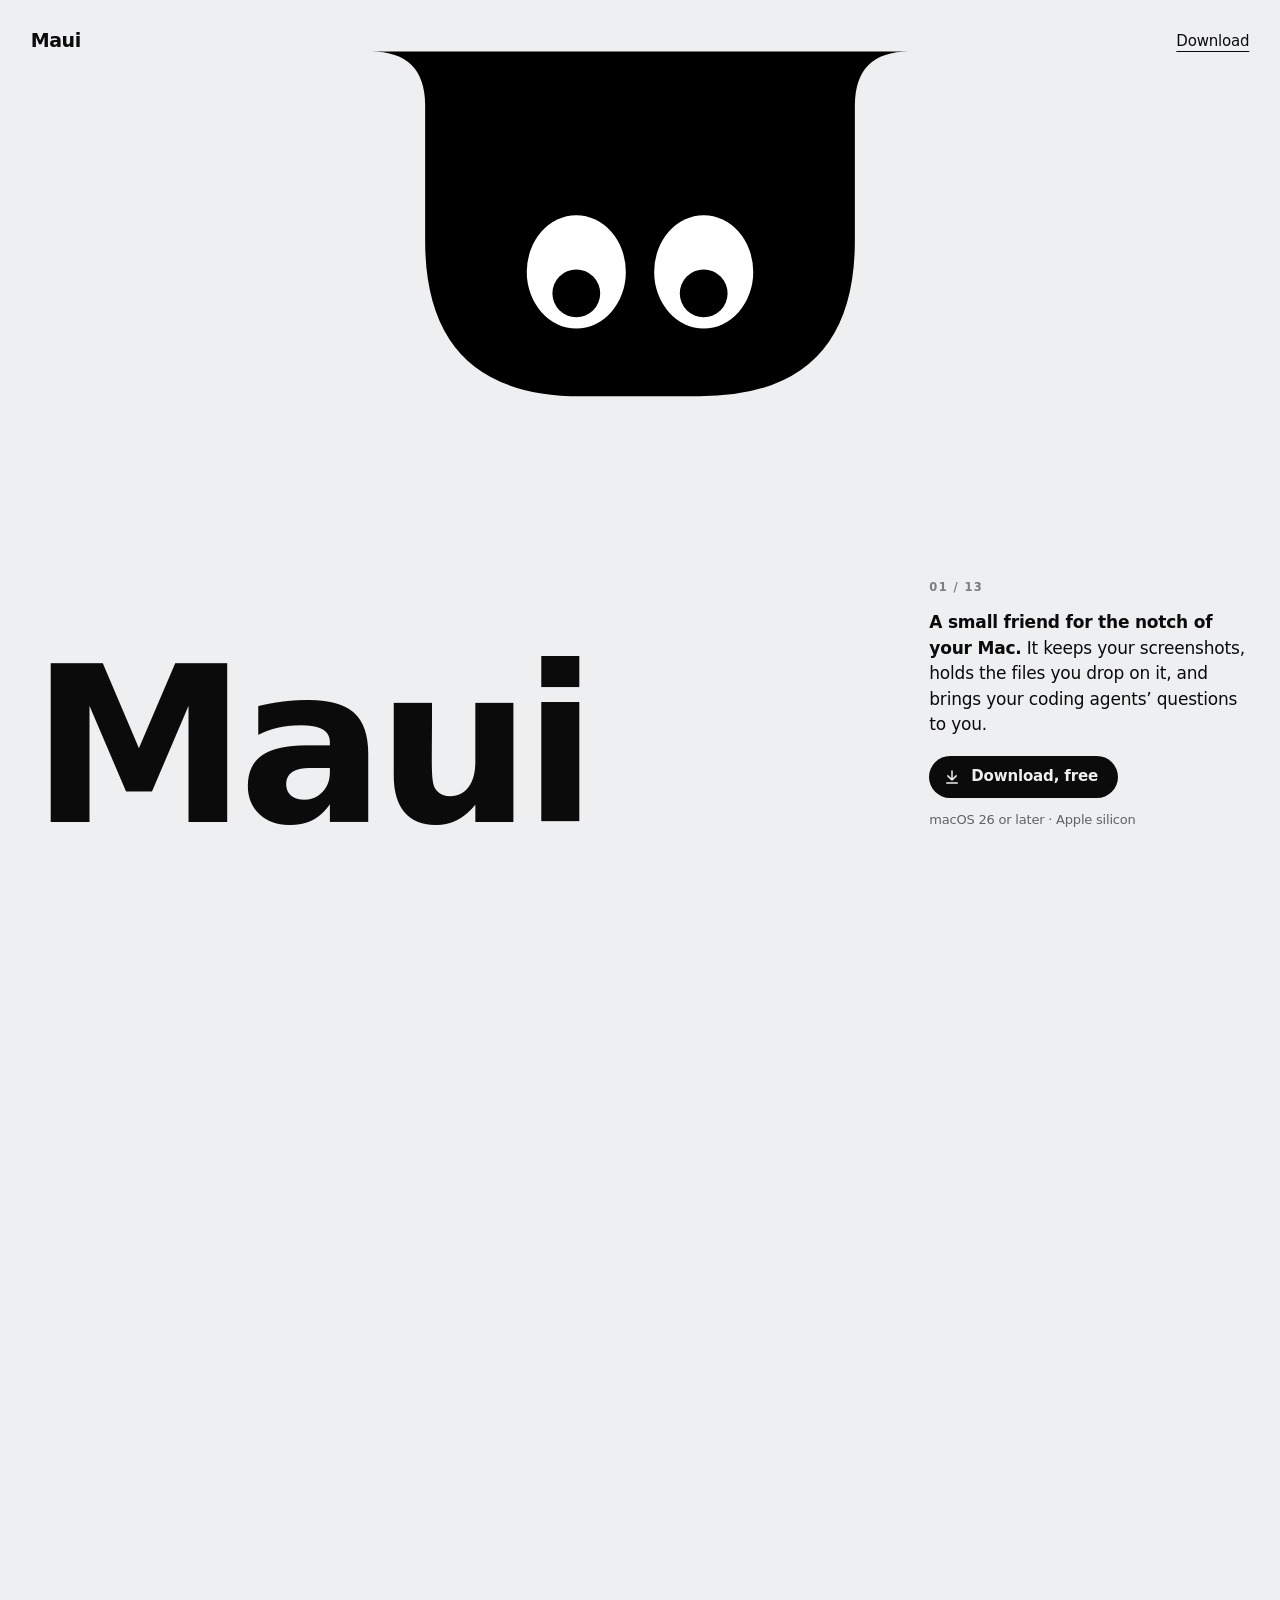
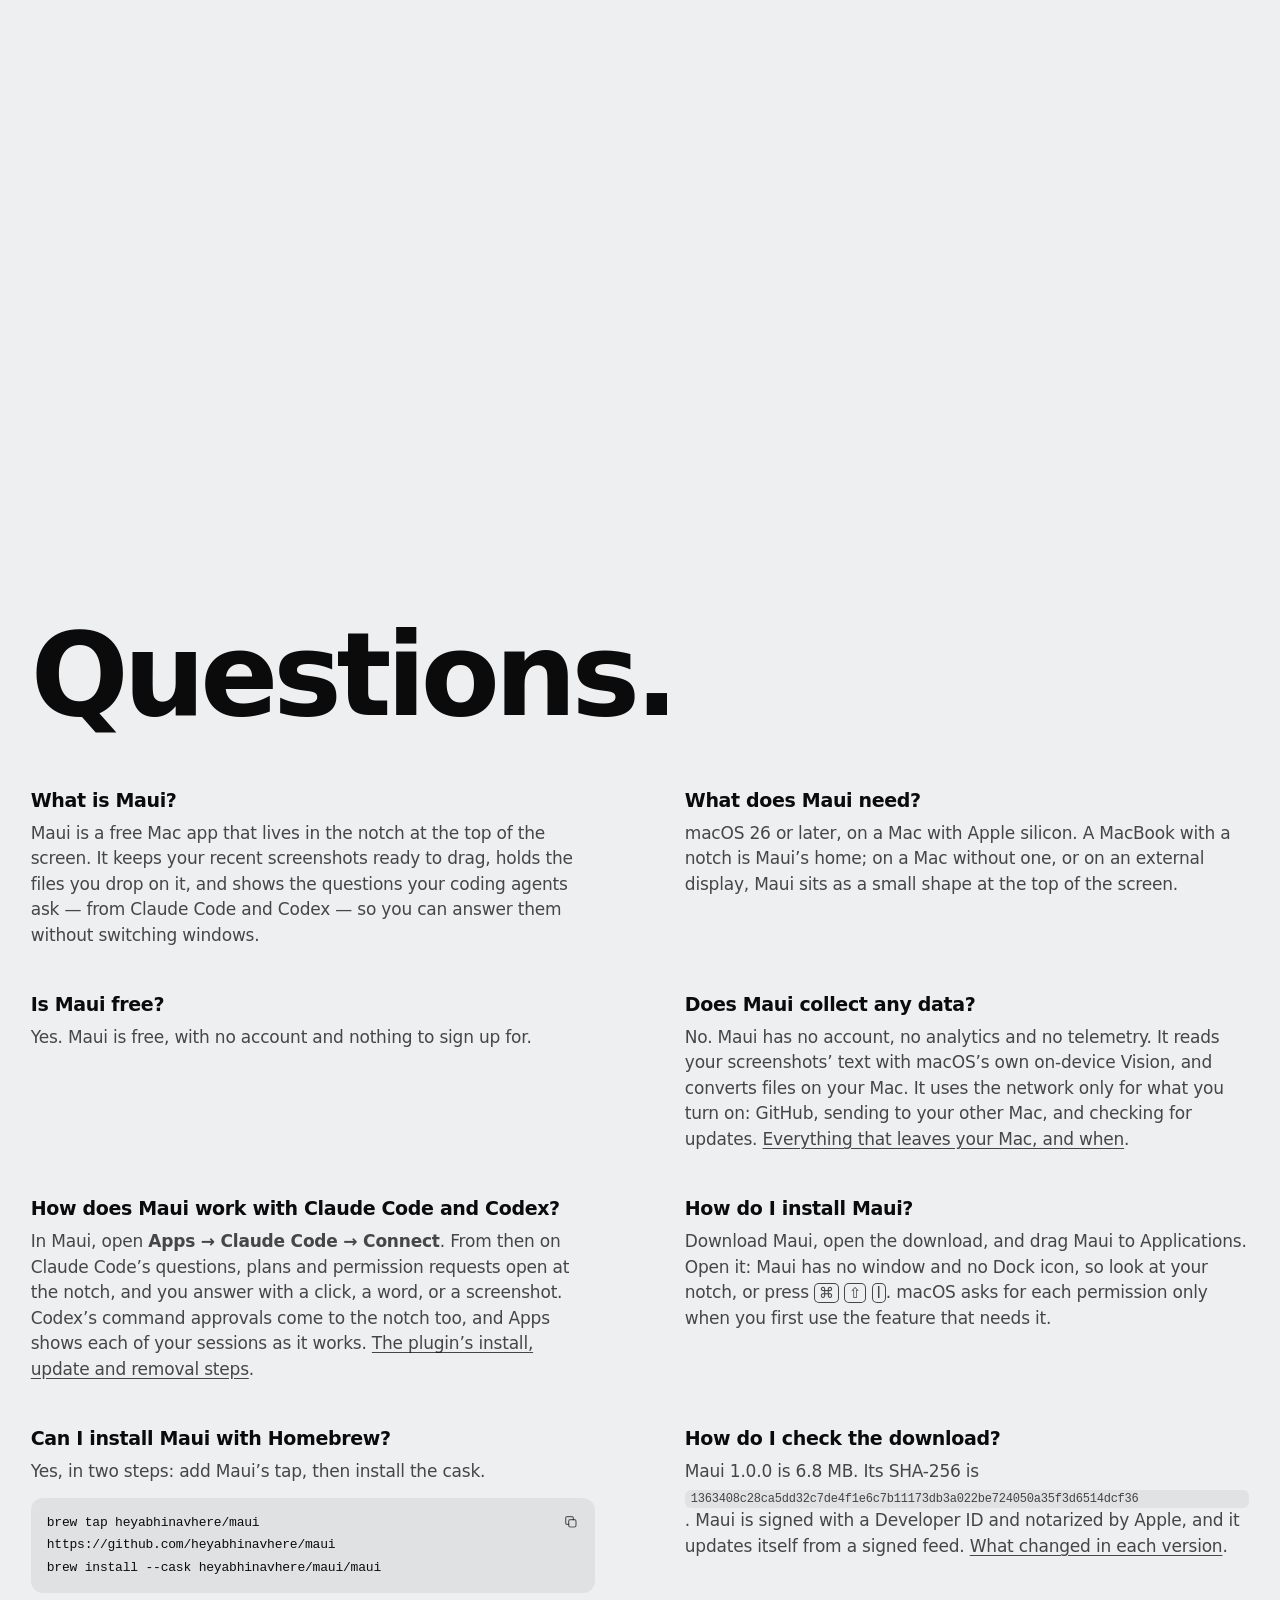
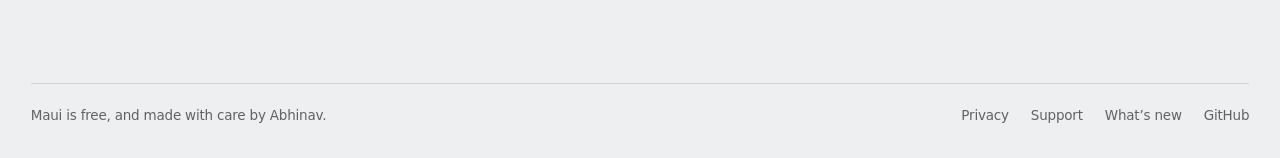
<file: docs/index.html>
<!doctype html>
<html lang="en">
<head>
<meta charset="utf-8">
<meta name="viewport" content="width=device-width, initial-scale=1">
<title>Maui — screenshots, files and coding agents in your Mac’s notch</title>
<meta name="description" content="Maui is a free app for your Mac’s notch. It keeps your screenshots, holds the files you drop on it, and lets you answer Claude Code and Codex right at the notch.">
<link rel="canonical" href="https://heyabhinavhere.github.io/maui/">
<meta name="theme-color" content="#eeeff1">
<meta name="color-scheme" content="light">
<meta property="og:type" content="website">
<meta property="og:site_name" content="Maui">
<meta property="og:url" content="https://heyabhinavhere.github.io/maui/">
<meta property="og:title" content="Maui — a small friend for the notch of your Mac">
<meta property="og:description" content="Free. It keeps your screenshots, holds the files you drop on it, and brings your coding agents’ questions to you.">
<meta property="og:image" content="https://heyabhinavhere.github.io/maui/og.png">
<meta property="og:image:width" content="1200">
<meta property="og:image:height" content="630">
<meta property="og:image:alt" content="The Maui app icon: a black notch with two eyes on a silver tile, above the word Maui.">
<meta name="twitter:card" content="summary_large_image">
<link rel="icon" type="image/png" sizes="32x32" href="favicon-32.png">
<link rel="icon" type="image/png" sizes="64x64" href="favicon-64.png">
<link rel="apple-touch-icon" href="apple-touch-icon.png">
<link rel="stylesheet" href="style.css">
<link rel="stylesheet" href="assets/home.css">
<!-- The posters need modules; a browser without them, or a page whose script fails to load, keeps the plain page. -->
<script>if ('noModule' in HTMLScriptElement.prototype) document.documentElement.classList.add('js');</script>
<script type="module" src="assets/home.js" onerror="document.documentElement.classList.remove('js')"></script>
<script type="application/ld+json">
{
  "@context": "https://schema.org",
  "@graph": [
    {
      "@type": "WebSite",
      "@id": "https://heyabhinavhere.github.io/maui/#website",
      "name": "Maui",
      "url": "https://heyabhinavhere.github.io/maui/"
    },
    {
      "@type": "SoftwareApplication",
      "@id": "https://heyabhinavhere.github.io/maui/#app",
      "name": "Maui",
      "description": "Maui is a free app for the notch of a Mac. It keeps your screenshots, holds the files you drop on it, converts them or sends them to your other Mac, and lets you answer Claude Code and Codex at the notch.",
      "url": "https://heyabhinavhere.github.io/maui/",
      "applicationCategory": "UtilitiesApplication",
      "operatingSystem": "macOS 26 or later",
      "processorRequirements": "Apple silicon",
      "softwareVersion": "1.0.0",
      "fileSize": "6.8 MB",
      "downloadUrl": "https://github.com/heyabhinavhere/maui/releases/download/v1.0.0/Maui-1.0.0.dmg",
      "releaseNotes": "https://heyabhinavhere.github.io/maui/changelog.html",
      "image": "https://heyabhinavhere.github.io/maui/icon-512.png",
      "screenshot": [
        "https://heyabhinavhere.github.io/maui/media/stills/home.jpg",
        "https://heyabhinavhere.github.io/maui/media/stills/files.jpg",
        "https://heyabhinavhere.github.io/maui/media/stills/agent.jpg",
        "https://heyabhinavhere.github.io/maui/media/stills/focus.jpg"
      ],
      "offers": { "@type": "Offer", "price": "0", "priceCurrency": "USD" },
      "author": { "@type": "Person", "name": "Abhinav" }
    },
    {
      "@type": "FAQPage",
      "@id": "https://heyabhinavhere.github.io/maui/#questions",
      "mainEntity": [
        { "@type": "Question", "name": "What is Maui?", "acceptedAnswer": { "@type": "Answer", "text": "Maui is a free Mac app that lives in the notch at the top of the screen. It keeps your recent screenshots ready to drag, holds the files you drop on it, and shows the questions your coding agents ask — from Claude Code and Codex — so you can answer them without switching windows." } },
        { "@type": "Question", "name": "What does Maui need?", "acceptedAnswer": { "@type": "Answer", "text": "macOS 26 or later, on a Mac with Apple silicon. A MacBook with a notch is Maui's home; on a Mac without one, or on an external display, Maui sits as a small shape at the top of the screen." } },
        { "@type": "Question", "name": "Is Maui free?", "acceptedAnswer": { "@type": "Answer", "text": "Yes. Maui is free, with no account and nothing to sign up for." } },
        { "@type": "Question", "name": "Does Maui collect any data?", "acceptedAnswer": { "@type": "Answer", "text": "No. Maui has no account, no analytics and no telemetry. It reads your screenshots' text with macOS's own on-device Vision, and converts files on your Mac. It uses the network only for what you turn on: GitHub, sending to your other Mac, and checking for updates." } },
        { "@type": "Question", "name": "How does Maui work with Claude Code and Codex?", "acceptedAnswer": { "@type": "Answer", "text": "In Maui, open Apps, then Claude Code, then Connect. From then on Claude Code's questions, plans and permission requests open at the notch, and you answer with a click, a word, or a screenshot. Codex's command approvals come to the notch too, and Apps shows each of your sessions as it works." } },
        { "@type": "Question", "name": "How do I install Maui?", "acceptedAnswer": { "@type": "Answer", "text": "Download Maui, open the download, and drag Maui to Applications. Open it: Maui has no window and no Dock icon, so look at your notch, or press Command-Shift-I. macOS asks for each permission only when you first use the feature that needs it." } }
        ,{ "@type": "Question", "name": "Can I install Maui with Homebrew?", "acceptedAnswer": { "@type": "Answer", "text": "Yes. Run brew tap heyabhinavhere/maui https://github.com/heyabhinavhere/maui, then brew install --cask heyabhinavhere/maui/maui." } }
      ]
    }
  ]
}
</script>
</head>
<body>
<a class="skip" href="#get">Skip to download</a>

<div class="show">
<header class="bar">
  <a class="mark" href="./">Maui</a>
  <a class="top-dl" href="#get">Download</a>
  <nav class="links" aria-label="Site"><a href="privacy.html">Privacy</a><a href="support.html">Support</a><a href="changelog.html">What’s new</a><a href="https://github.com/heyabhinavhere/maui">GitHub</a></nav>
</header>

<!-- THE STORY: one poster per thing Maui does. Each section is complete on its own: its word, its caption, the steps
     its recording shows, and a still of the real app. assets/home.js turns them into the posters — one black shape
     hanging from the top of the page that becomes each one — and plays each recording on that shape's screen. -->
<main id="story">

  <section class="poster" id="maui" data-kind="head">
    <h1 class="word">Maui</h1>
    <div class="cap">
      <p><b>A small friend for the notch of your Mac.</b> It keeps your screenshots, holds the files you drop on it, and brings your coding agents’ questions to you.</p>
      <a class="pill" href="https://github.com/heyabhinavhere/maui/releases/download/v1.0.0/Maui-1.0.0.dmg"><svg viewBox="0 0 24 24" aria-hidden="true"><path d="M12 4v12M6.5 10.5 12 16l5.5-5.5M5 20h14"/></svg>Download, free</a>
      <p class="note">macOS 26 or later · Apple silicon</p>
    </div>
  </section>

  <section class="poster" id="screenshots" data-kind="screen" data-clip="home" data-loop>
    <h2 class="word">Screenshots.</h2>
    <div class="cap">
      <p><b>Every screenshot lands in the notch.</b> Drag one anywhere, or ⌘-click a few and drag them together.</p>
      <ol class="steps"><li data-t="0">The notch, closed</li><li data-t=".8">It peeks when you point at it</li><li data-t="1.9">Click: your screenshots</li><li data-t="4.2" class="quiet">The notch closes</li></ol>
    </div>
    <figure class="still"><img src="media/stills/home.jpg" width="900" height="440" loading="lazy" decoding="async" alt="Maui’s Home under the notch: six screenshots fanned out in a row, with Home, Tray, Apps and Settings below."></figure>
  </section>

  <section class="poster" id="files" data-kind="screen" data-clip="files">
    <h2 class="word">Files.</h2>
    <div class="cap">
      <p><b>Drop a file on the notch.</b> Keep it in your Tray, send it to your other Mac, or convert it to another format, or to its text.</p>
      <ol class="steps"><li data-t="0">A file held over the notch</li><li data-t=".2">Keep, Send or Convert</li><li data-t="1.15">Convert</li><li data-t="1.7">Choose a size and a format</li></ol>
    </div>
    <figure class="still"><img src="media/stills/files.jpg" width="900" height="440" loading="lazy" decoding="async" alt="Converting a picture at the notch: a size dial at 100%, and PNG, JPEG, HEIC, PDF and Text below it with each one’s file size."></figure>
  </section>

  <section class="poster" id="agents" data-kind="screen" data-clip="agent" data-loop>
    <h2 class="word">Agents.</h2>
    <div class="cap">
      <p><b>Claude Code asks; you answer at the notch.</b> The question opens a little beside the camera. Pick an answer and Claude carries on. Codex’s command approvals come here too.</p>
      <ol class="steps"><li data-t="0">Claude is working</li><li data-t=".5">Claude asks</li><li data-t="2.1">You answer</li><li data-t="5.3">Claude carries on</li></ol>
    </div>
    <figure class="still"><img src="media/stills/agent.jpg" width="900" height="440" loading="lazy" decoding="async" alt="A Claude Code question open at the notch: “Keep the old timer migration?” with the answers Keep it, Drop it and Something else."></figure>
  </section>

  <section class="poster" id="sessions" data-kind="screen" data-clip="sessions">
    <h2 class="word">Sessions.</h2>
    <div class="cap">
      <p><b>See what your agents are doing.</b> Each Claude Code and Codex session in a line: what it’s working on now, and what it finished.</p>
      <ol class="steps"><li data-t="0">Each session, in its own words</li></ol>
    </div>
    <figure class="still"><img src="media/stills/sessions.jpg" width="900" height="440" loading="lazy" decoding="async" alt="Claude Code’s page in Maui: one session running the width tests, one fixing a sign-in redirect loop, and one that finished writing release notes."></figure>
  </section>

  <section class="poster" id="focus" data-kind="screen" data-clip="focus">
    <h2 class="word">Focus.</h2>
    <div class="cap">
      <p><b>Start a focus session, and Maui keeps it quiet.</b> Questions from your other projects wait until it ends, as drops of light on a line that shows the time left.</p>
      <ol class="steps"><li data-t="0">Pick a length, then Start</li><li data-t="1.7">The line lands on the notch, then goes dark</li><li data-t="4.2">A question from another project, held</li><li data-t="5.7">And another</li><li data-t="7.3">A glance: the time left, and what waits</li><li data-t="11">The line runs out</li><li data-t="12.8">Two waited</li><li data-t="13.5">Now they come to you</li></ol>
    </div>
    <figure class="still"><img src="media/stills/focus.jpg" width="900" height="440" loading="lazy" decoding="async" alt="The focus card at the notch: 45 minutes on a slider, Start, and the time the session will end."></figure>
  </section>

  <section class="poster" id="notes" data-kind="screen" data-clip="note" data-loop>
    <h2 class="word">Notes.</h2>
    <div class="cap">
      <p><b>Press <kbd>⌃</kbd> <kbd>⌥</kbd> <kbd>N</kbd> in any app.</b> Write one line and press Return. It’s kept in the Tray.</p>
      <ol class="steps"><li data-t="0">In any app</li><li data-t=".3">⌃⌥N opens a note</li><li data-t=".9">Write one line</li><li data-t="2.3">Return keeps it</li><li data-t="4.3">It’s in the Tray</li></ol>
    </div>
    <figure class="still"><img src="media/stills/note.jpg" width="900" height="440" loading="lazy" decoding="async" alt="A quick note under the notch: “Call the bank about the card before Friday”."></figure>
  </section>

  <section class="poster" id="two-macs" data-kind="screen" data-clip="macs">
    <h2 class="word">Two Macs.</h2>
    <div class="cap">
      <p><b>Send it to your other Mac.</b> The first time, you check that both Macs show the same six digits.</p>
      <ol class="steps"><li data-t="0">Send, to MacBook Air</li><li data-t=".4">Which Mac?</li><li data-t="2.3">The first time: the same six digits</li><li data-t="6.5">Paired</li><li data-t="12.4">It’s on MacBook Air</li></ol>
    </div>
    <figure class="still"><img src="media/stills/macs.jpg" width="900" height="440" loading="lazy" decoding="async" alt="Pairing two Macs at the notch: Your Mac and MacBook Air side by side, the six digits 564 275, and Pair."></figure>
  </section>

  <section class="poster" id="read" data-kind="screen" data-clip="read">
    <h2 class="word">Read.</h2>
    <div class="cap">
      <p><b>Read your notes under the camera.</b> On a call they scroll right below the lens, so you keep looking at people.</p>
      <ol class="steps"><li data-t="0">Your notes, right under the camera</li></ol>
    </div>
    <figure class="still"><img src="media/stills/read.jpg" width="900" height="440" loading="lazy" decoding="async" alt="Maui’s teleprompter under the camera, reading “First: what shipped last week, and what it fixed.”"></figure>
  </section>

  <section class="poster" id="usage" data-kind="screen" data-clip="usage">
    <h2 class="word">Usage.</h2>
    <div class="cap">
      <p><b>See how much of your week is left.</b> Your Claude Code and Codex limits as glass vials, and when they reset.</p>
      <ol class="steps"><li data-t="0">The vials sit beside the date</li><li data-t="1.05">Your week, in full</li></ol>
    </div>
    <figure class="still"><img src="media/stills/usage.jpg" width="900" height="440" loading="lazy" decoding="async" alt="Maui’s Usage page: Claude Code’s session at 88% left and its week at 59% left, and Codex’s week at 99% left, each as a glass vial."></figure>
  </section>

  <section class="poster" id="github" data-kind="screen" data-clip="pr">
    <h2 class="word">GitHub.</h2>
    <div class="cap">
      <p><b>Approve and merge from the notch.</b> Your pull requests, one card at a time, checked against the exact commit you saw.</p>
      <ol class="steps"><li data-t="0">GitHub, beside your screenshots</li><li data-t=".8">A review is waiting</li><li data-t="2.4">Approve it from the notch</li></ol>
    </div>
    <figure class="still"><img src="media/stills/pr.jpg" width="900" height="440" loading="lazy" decoding="async" alt="A pull request at the notch: “Refine shell motion continuity”, ready to approve, with an Approve button."></figure>
  </section>

  <section class="poster" id="hi" data-kind="head">
    <h2 class="word">Say hi.</h2>
    <div class="cap">
      <p><b>Maui is free.</b> No account, nothing to sign up for. Made with care by one person.</p>
    </div>
  </section>

  <section class="poster" id="get" data-kind="icon">
    <h2 class="word">Get Maui.</h2>
    <div class="end">
      <a class="pill" href="https://github.com/heyabhinavhere/maui/releases/download/v1.0.0/Maui-1.0.0.dmg"><svg viewBox="0 0 24 24" aria-hidden="true"><path d="M12 4v12M6.5 10.5 12 16l5.5-5.5M5 20h14"/></svg>Download Maui</a>
      <p class="meta">Free · macOS 26 or later · Apple silicon</p>
      <a class="brew-link" href="#homebrew">or install with Homebrew</a>
    </div>
  </section>
</main>
</div>

<!-- THE FACTS, in plain words: what search engines and assistants quote, and what a person checks before they
     download. Every answer stands on its own. -->
<section class="facts" id="questions" aria-labelledby="questions-title">
  <h2 id="questions-title" class="facts-title">Questions.</h2>
  <div class="qa">
    <div><h3>What is Maui?</h3><p>Maui is a free Mac app that lives in the notch at the top of the screen. It keeps your recent screenshots ready to drag, holds the files you drop on it, and shows the questions your coding agents ask — from Claude Code and Codex — so you can answer them without switching windows.</p></div>
    <div><h3>What does Maui need?</h3><p>macOS 26 or later, on a Mac with Apple silicon. A MacBook with a notch is Maui’s home; on a Mac without one, or on an external display, Maui sits as a small shape at the top of the screen.</p></div>
    <div><h3>Is Maui free?</h3><p>Yes. Maui is free, with no account and nothing to sign up for.</p></div>
    <div><h3>Does Maui collect any data?</h3><p>No. Maui has no account, no analytics and no telemetry. It reads your screenshots’ text with macOS’s own on-device Vision, and converts files on your Mac. It uses the network only for what you turn on: GitHub, sending to your other Mac, and checking for updates. <a href="privacy.html">Everything that leaves your Mac, and when</a>.</p></div>
    <div><h3>How does Maui work with Claude Code and Codex?</h3><p>In Maui, open <b>Apps → Claude Code → Connect</b>. From then on Claude Code’s questions, plans and permission requests open at the notch, and you answer with a click, a word, or a screenshot. Codex’s command approvals come to the notch too, and Apps shows each of your sessions as it works.
<a href="https://github.com/heyabhinavhere/maui/tree/main/claude-code">The plugin’s install, update and removal steps</a>.
</p></div>
    <div><h3>How do I install Maui?</h3><p>Download Maui, open the download, and drag Maui to Applications. Open it: Maui has no window and no Dock icon, so look at your notch, or press <kbd>⌘</kbd> <kbd>⇧</kbd> <kbd>I</kbd>. macOS asks for each permission only when you first use the feature that needs it.</p></div>
    <div id="homebrew"><h3>Can I install Maui with Homebrew?</h3><p>Yes, in two steps: add Maui’s tap, then install the cask.</p>
      <pre class="cmd"><code>brew tap heyabhinavhere/maui https://github.com/heyabhinavhere/maui
brew install --cask heyabhinavhere/maui/maui</code><button type="button" class="copy" aria-label="Copy the two commands"><svg viewBox="0 0 24 24" aria-hidden="true"><rect x="8.5" y="8.5" width="11" height="11" rx="2.5"/><path d="M15.5 8.5V6a2 2 0 0 0-2-2H6a2 2 0 0 0-2 2v7.5a2 2 0 0 0 2 2h2.5"/></svg></button></pre></div>
    <div><h3>How do I check the download?</h3><p>Maui 1.0.0 is 6.8 MB. Its SHA-256 is <code class="sha">1363408c28ca5dd32c7de4f1e6c7b11173db3a022be724050a35f3d6514dcf36</code>. Maui is signed with a Developer ID and notarized by Apple, and it updates itself from a signed feed. <a href="changelog.html">What changed in each version</a>.</p></div>
  </div>
</section>

<footer class="foot">
  <p>Maui is free, and made with care by Abhinav.</p>
  <nav aria-label="Footer"><a href="privacy.html">Privacy</a><a href="support.html">Support</a><a href="changelog.html">What’s new</a><a href="https://github.com/heyabhinavhere/maui">GitHub</a></nav>
</footer>
</body>
</html>
</file>
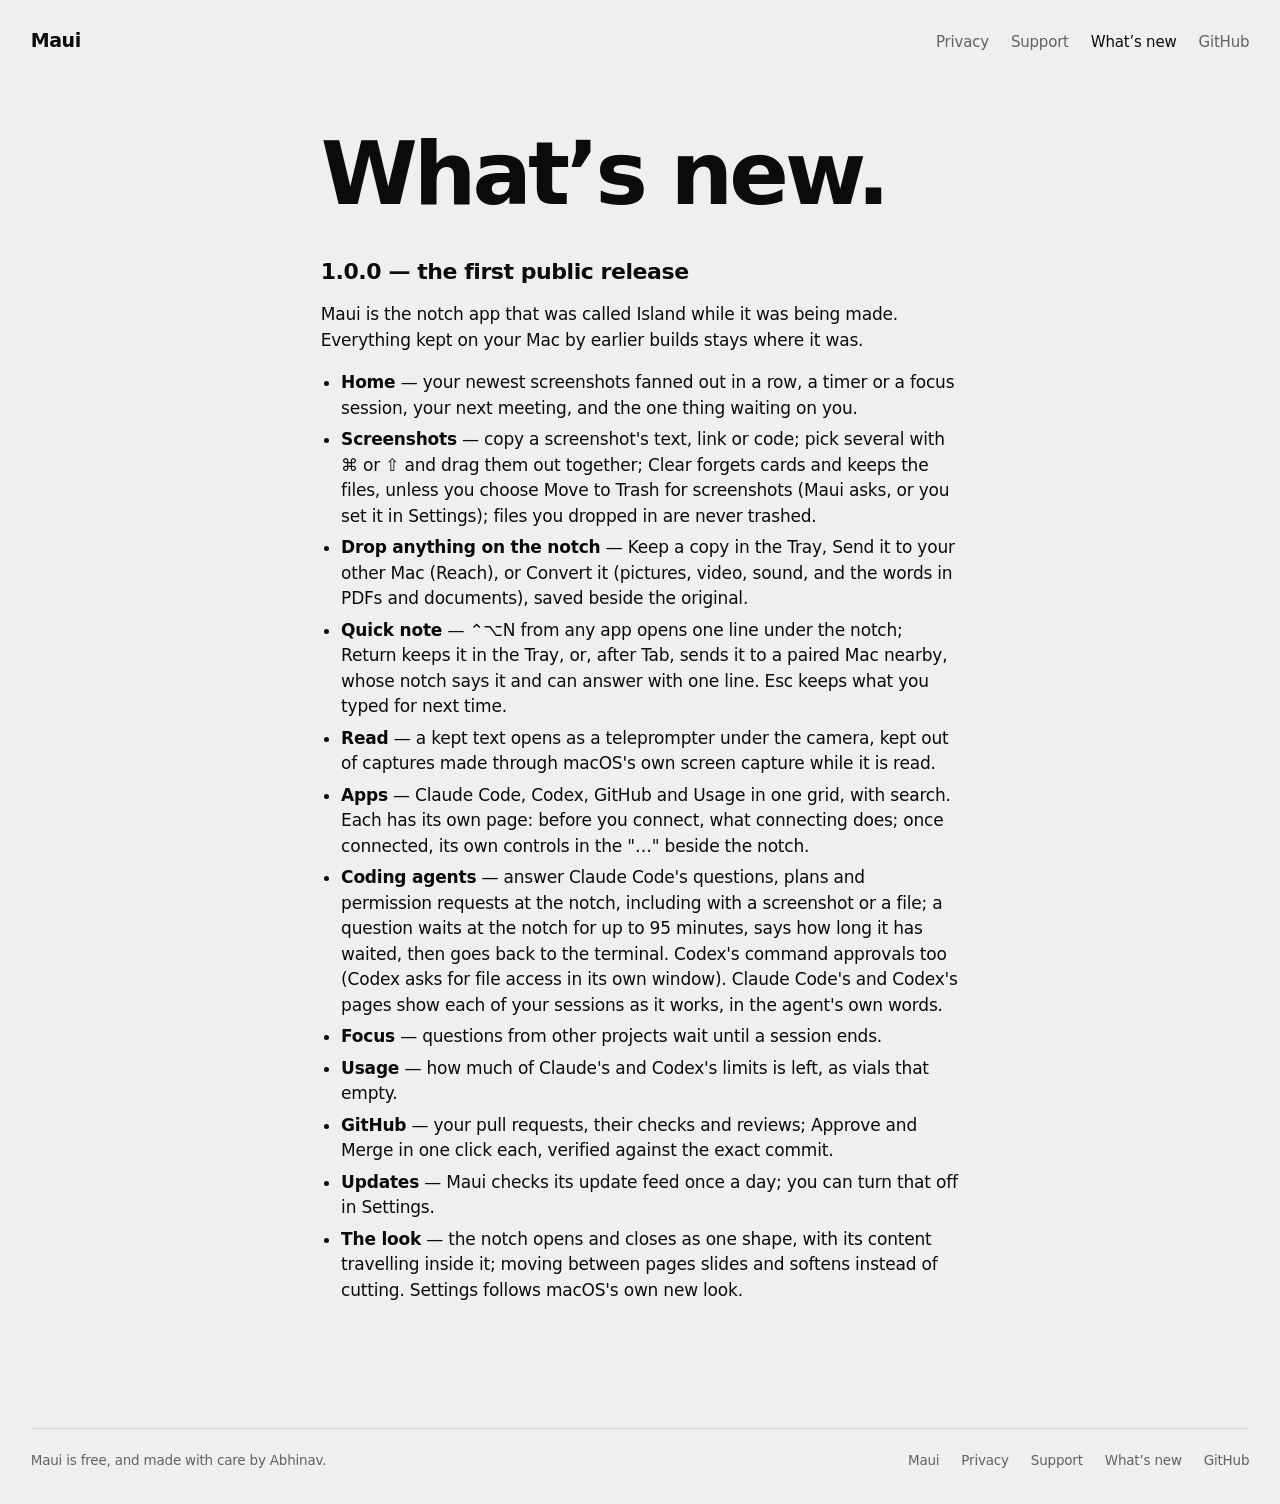
<file: docs/changelog.html>
<!doctype html>
<html lang="en">
<head>
<meta charset="utf-8">
<meta name="viewport" content="width=device-width, initial-scale=1">
<title>What’s new — Maui</title>
<meta name="description" content="What changed in each version of Maui, the free app for your Mac’s notch.">
<link rel="canonical" href="https://heyabhinavhere.github.io/maui/changelog.html">
<meta name="theme-color" content="#eeeff1">
<meta name="color-scheme" content="light">
<meta property="og:type" content="website">
<meta property="og:site_name" content="Maui">
<meta property="og:url" content="https://heyabhinavhere.github.io/maui/changelog.html">
<meta property="og:title" content="What’s new — Maui">
<meta property="og:description" content="What changed in each version of Maui, the free app for your Mac’s notch.">
<meta property="og:image" content="https://heyabhinavhere.github.io/maui/og.png">
<meta name="twitter:card" content="summary_large_image">
<link rel="icon" type="image/png" sizes="32x32" href="favicon-32.png">
<link rel="icon" type="image/png" sizes="64x64" href="favicon-64.png">
<link rel="apple-touch-icon" href="apple-touch-icon.png">
<link rel="stylesheet" href="style.css">
</head>
<body>
<header class="bar">
  <a class="mark" href="./">Maui</a>
  <nav class="links" aria-label="Site"><a href="privacy.html">Privacy</a><a href="support.html">Support</a><a href="changelog.html" aria-current="page">What’s new</a><a href="https://github.com/heyabhinavhere/maui">GitHub</a></nav>
</header>
<main class="prose">
<h1>What’s new.</h1>
<h2>1.0.0 — the first public release</h2>
<p>Maui is the notch app that was called Island while it was being made. Everything kept on your Mac by earlier builds stays where it was.</p>
<ul>
<li><b>Home</b> — your newest screenshots fanned out in a row, a timer or a focus session, your next meeting, and the one thing waiting on you.</li>
<li><b>Screenshots</b> — copy a screenshot&#x27;s text, link or code; pick several with ⌘ or ⇧ and drag them out together; Clear forgets cards and keeps the files, unless you choose Move to Trash for screenshots (Maui asks, or you set it in Settings); files you dropped in are never trashed.</li>
<li><b>Drop anything on the notch</b> — Keep a copy in the Tray, Send it to your other Mac (Reach), or Convert it (pictures, video, sound, and the words in PDFs and documents), saved beside the original.</li>
<li><b>Quick note</b> — ⌃⌥N from any app opens one line under the notch; Return keeps it in the Tray, or, after Tab, sends it to a paired Mac nearby, whose notch says it and can answer with one line. Esc keeps what you typed for next time.</li>
<li><b>Read</b> — a kept text opens as a teleprompter under the camera, kept out of captures made through macOS&#x27;s own screen capture while it is read.</li>
<li><b>Apps</b> — Claude Code, Codex, GitHub and Usage in one grid, with search. Each has its own page: before you connect, what connecting does; once connected, its own controls in the &quot;…&quot; beside the notch.</li>
<li><b>Coding agents</b> — answer Claude Code&#x27;s questions, plans and permission requests at the notch, including with a screenshot or a file; a question waits at the notch for up to 95 minutes, says how long it has waited, then goes back to the terminal. Codex&#x27;s command approvals too (Codex asks for file access in its own window). Claude Code&#x27;s and Codex&#x27;s pages show each of your sessions as it works, in the agent&#x27;s own words.</li>
<li><b>Focus</b> — questions from other projects wait until a session ends.</li>
<li><b>Usage</b> — how much of Claude&#x27;s and Codex&#x27;s limits is left, as vials that empty.</li>
<li><b>GitHub</b> — your pull requests, their checks and reviews; Approve and Merge in one click each, verified against the exact commit.</li>
<li><b>Updates</b> — Maui checks its update feed once a day; you can turn that off in Settings.</li>
<li><b>The look</b> — the notch opens and closes as one shape, with its content travelling inside it; moving between pages slides and softens instead of cutting. Settings follows macOS&#x27;s own new look.</li>
</ul>
</main>
<footer class="foot">
  <p>Maui is free, and made with care by Abhinav.</p>
  <nav aria-label="Footer"><a href="./">Maui</a><a href="privacy.html">Privacy</a><a href="support.html">Support</a><a href="changelog.html">What’s new</a><a href="https://github.com/heyabhinavhere/maui">GitHub</a></nav>
</footer>
</body>
</html>
</file>
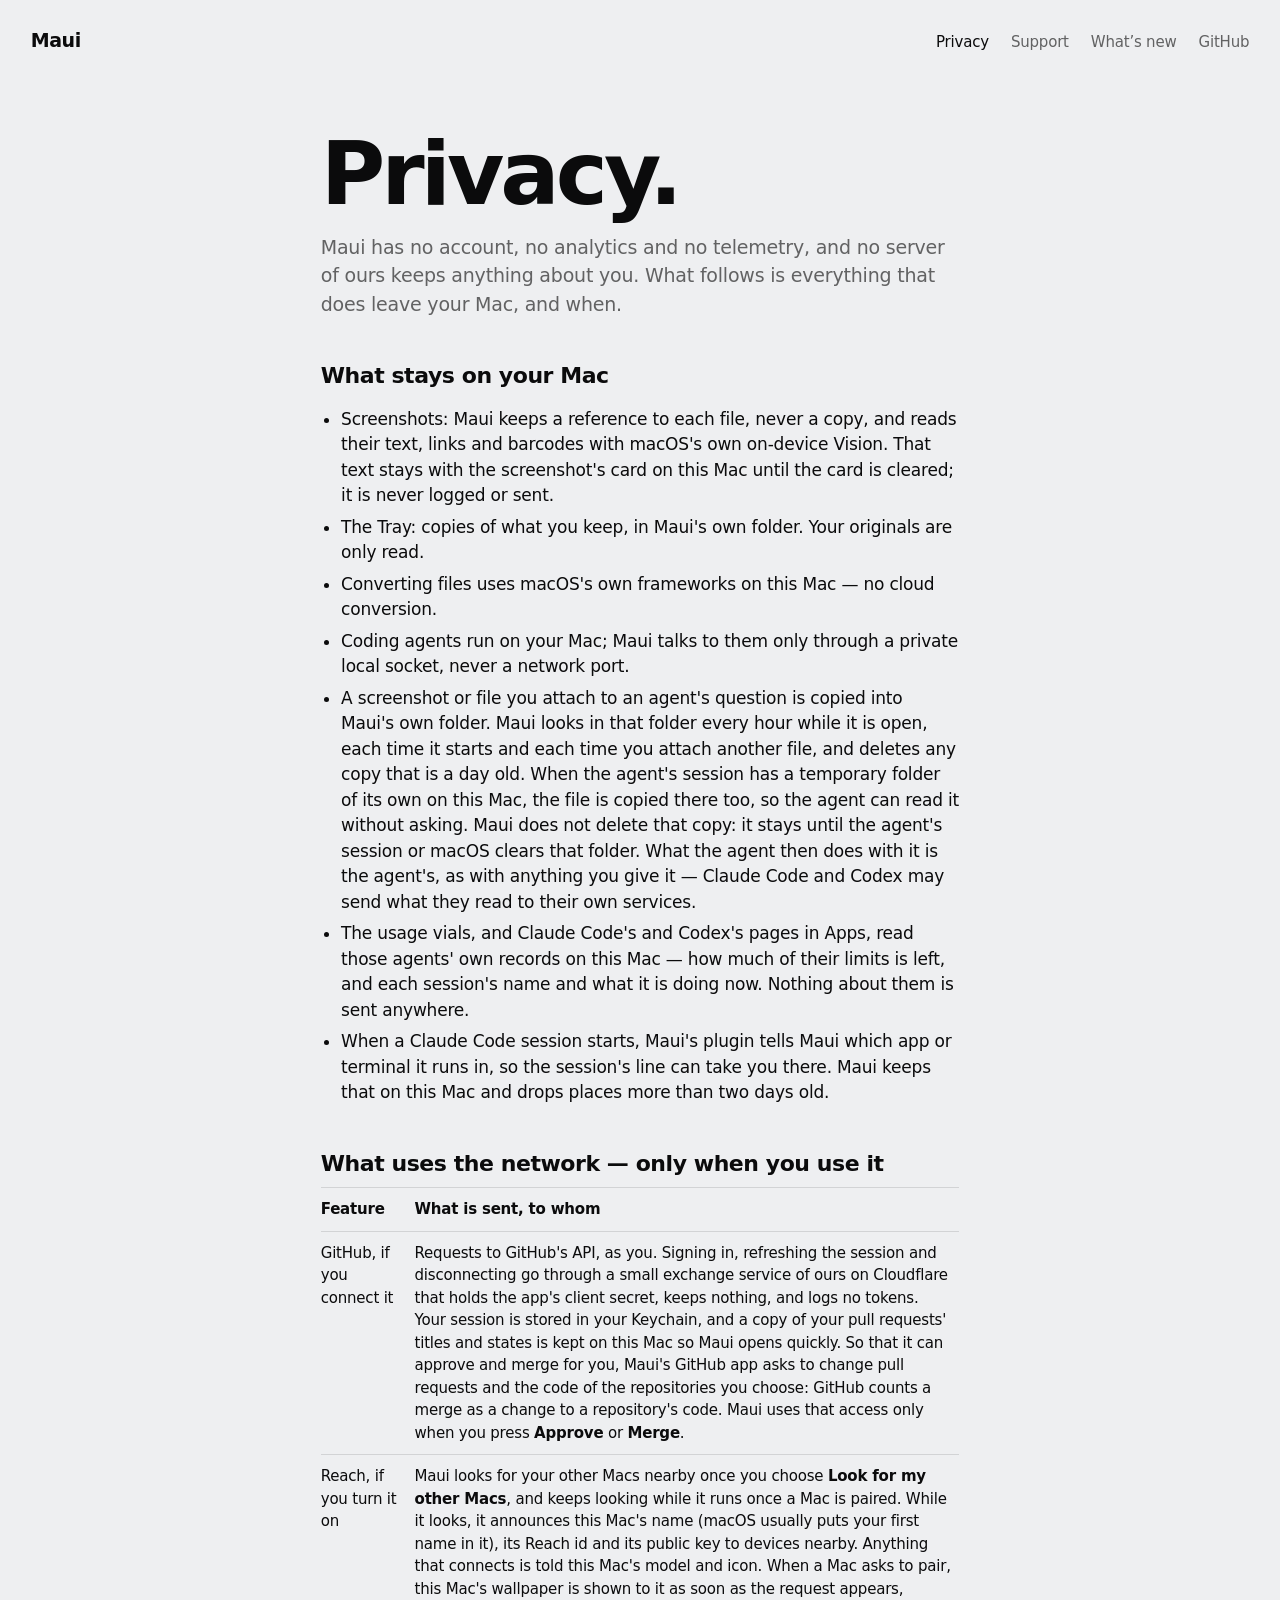
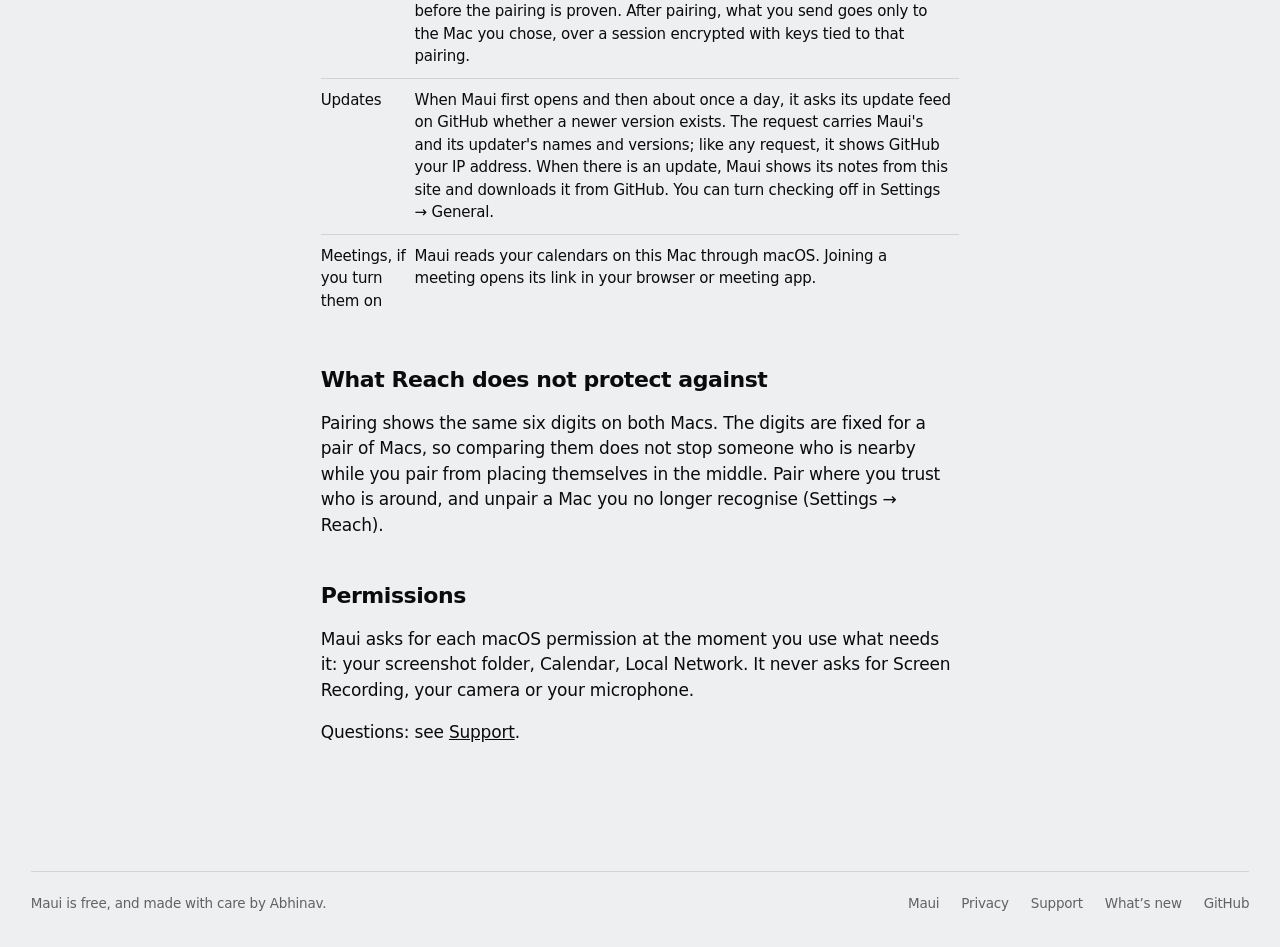
<file: docs/privacy.html>
<!doctype html>
<html lang="en">
<head>
<meta charset="utf-8">
<meta name="viewport" content="width=device-width, initial-scale=1">
<title>Privacy — Maui</title>
<meta name="description" content="Maui has no account, no analytics and no telemetry. Here is everything that leaves your Mac when you use Maui, and when.">
<link rel="canonical" href="https://heyabhinavhere.github.io/maui/privacy.html">
<meta name="theme-color" content="#eeeff1">
<meta name="color-scheme" content="light">
<meta property="og:type" content="website">
<meta property="og:site_name" content="Maui">
<meta property="og:url" content="https://heyabhinavhere.github.io/maui/privacy.html">
<meta property="og:title" content="Privacy — Maui">
<meta property="og:description" content="Maui has no account, no analytics and no telemetry. Here is everything that leaves your Mac when you use Maui, and when.">
<meta property="og:image" content="https://heyabhinavhere.github.io/maui/og.png">
<meta name="twitter:card" content="summary_large_image">
<link rel="icon" type="image/png" sizes="32x32" href="favicon-32.png">
<link rel="icon" type="image/png" sizes="64x64" href="favicon-64.png">
<link rel="apple-touch-icon" href="apple-touch-icon.png">
<link rel="stylesheet" href="style.css">
</head>
<body>
<header class="bar">
  <a class="mark" href="./">Maui</a>
  <nav class="links" aria-label="Site"><a href="privacy.html" aria-current="page">Privacy</a><a href="support.html">Support</a><a href="changelog.html">What’s new</a><a href="https://github.com/heyabhinavhere/maui">GitHub</a></nav>
</header>
<main class="prose">
<h1>Privacy.</h1>
<p class="lede">Maui has no account, no analytics and no telemetry, and no server of ours keeps anything about you. What follows is everything that does leave your Mac, and when.</p>

<h2>What stays on your Mac</h2>
<ul>
<li>Screenshots: Maui keeps a reference to each file, never a copy, and reads their text, links and barcodes with macOS's own on-device Vision. That text stays with the screenshot's card on this Mac until the card is cleared; it is never logged or sent.</li>
<li>The Tray: copies of what you keep, in Maui's own folder. Your originals are only read.</li>
<li>Converting files uses macOS's own frameworks on this Mac — no cloud conversion.</li>
<li>Coding agents run on your Mac; Maui talks to them only through a private local socket, never a network port.</li>
<li>A screenshot or file you attach to an agent's question is copied into Maui's own folder. Maui looks in that folder every hour while it is open, each time it starts and each time you attach another file, and deletes any copy that is a day old. When the agent's session has a temporary folder of its own on this Mac, the file is copied there too, so the agent can read it without asking. Maui does not delete that copy: it stays until the agent's session or macOS clears that folder. What the agent then does with it is the agent's, as with anything you give it — Claude Code and Codex may send what they read to their own services.</li>
<li>The usage vials, and Claude Code's and Codex's pages in Apps, read those agents' own records on this Mac — how much of their limits is left, and each session's name and what it is doing now. Nothing about them is sent anywhere.</li>
<li>When a Claude Code session starts, Maui's plugin tells Maui which app or terminal it runs in, so the session's line can take you there. Maui keeps that on this Mac and drops places more than two days old.</li>
</ul>

<h2>What uses the network — only when you use it</h2>
<table>
<tr><th>Feature</th><th>What is sent, to whom</th></tr>
<tr><td>GitHub, if you connect it</td><td>Requests to GitHub's API, as you. Signing in, refreshing the session and disconnecting go through a small exchange service of ours on Cloudflare that holds the app's client secret, keeps nothing, and logs no tokens. Your session is stored in your Keychain, and a copy of your pull requests' titles and states is kept on this Mac so Maui opens quickly. So that it can approve and merge for you, Maui's GitHub app asks to change pull requests and the code of the repositories you choose: GitHub counts a merge as a change to a repository's code. Maui uses that access only when you press <b>Approve</b> or <b>Merge</b>.</td></tr>
<tr><td>Reach, if you turn it on</td><td>Maui looks for your other Macs nearby once you choose <b>Look for my other Macs</b>, and keeps looking while it runs once a Mac is paired. While it looks, it announces this Mac's name (macOS usually puts your first name in it), its Reach id and its public key to devices nearby. Anything that connects is told this Mac's model and icon. When a Mac asks to pair, this Mac's wallpaper is shown to it as soon as the request appears, before the pairing is proven. After pairing, what you send goes only to the Mac you chose, over a session encrypted with keys tied to that pairing.</td></tr>
<tr><td>Updates</td><td>When Maui first opens and then about once a day, it asks its update feed on GitHub whether a newer version exists. The request carries Maui's and its updater's names and versions; like any request, it shows GitHub your IP address. When there is an update, Maui shows its notes from this site and downloads it from GitHub. You can turn checking off in Settings → General.</td></tr>
<tr><td>Meetings, if you turn them on</td><td>Maui reads your calendars on this Mac through macOS. Joining a meeting opens its link in your browser or meeting app.</td></tr>
</table>

<h2>What Reach does not protect against</h2>
<p>Pairing shows the same six digits on both Macs. The digits are fixed for a pair of Macs, so comparing them does not stop someone who is nearby while you pair from placing themselves in the middle. Pair where you trust who is around, and unpair a Mac you no longer recognise (Settings → Reach).</p>

<h2>Permissions</h2>
<p>Maui asks for each macOS permission at the moment you use what needs it: your screenshot folder, Calendar, Local Network. It never asks for Screen Recording, your camera or your microphone.</p>

<p class="soft">Questions: see <a href="support.html">Support</a>.</p>
</main>
<footer class="foot">
  <p>Maui is free, and made with care by Abhinav.</p>
  <nav aria-label="Footer"><a href="./">Maui</a><a href="privacy.html">Privacy</a><a href="support.html">Support</a><a href="changelog.html">What’s new</a><a href="https://github.com/heyabhinavhere/maui">GitHub</a></nav>
</footer>
</body>
</html>
</file>
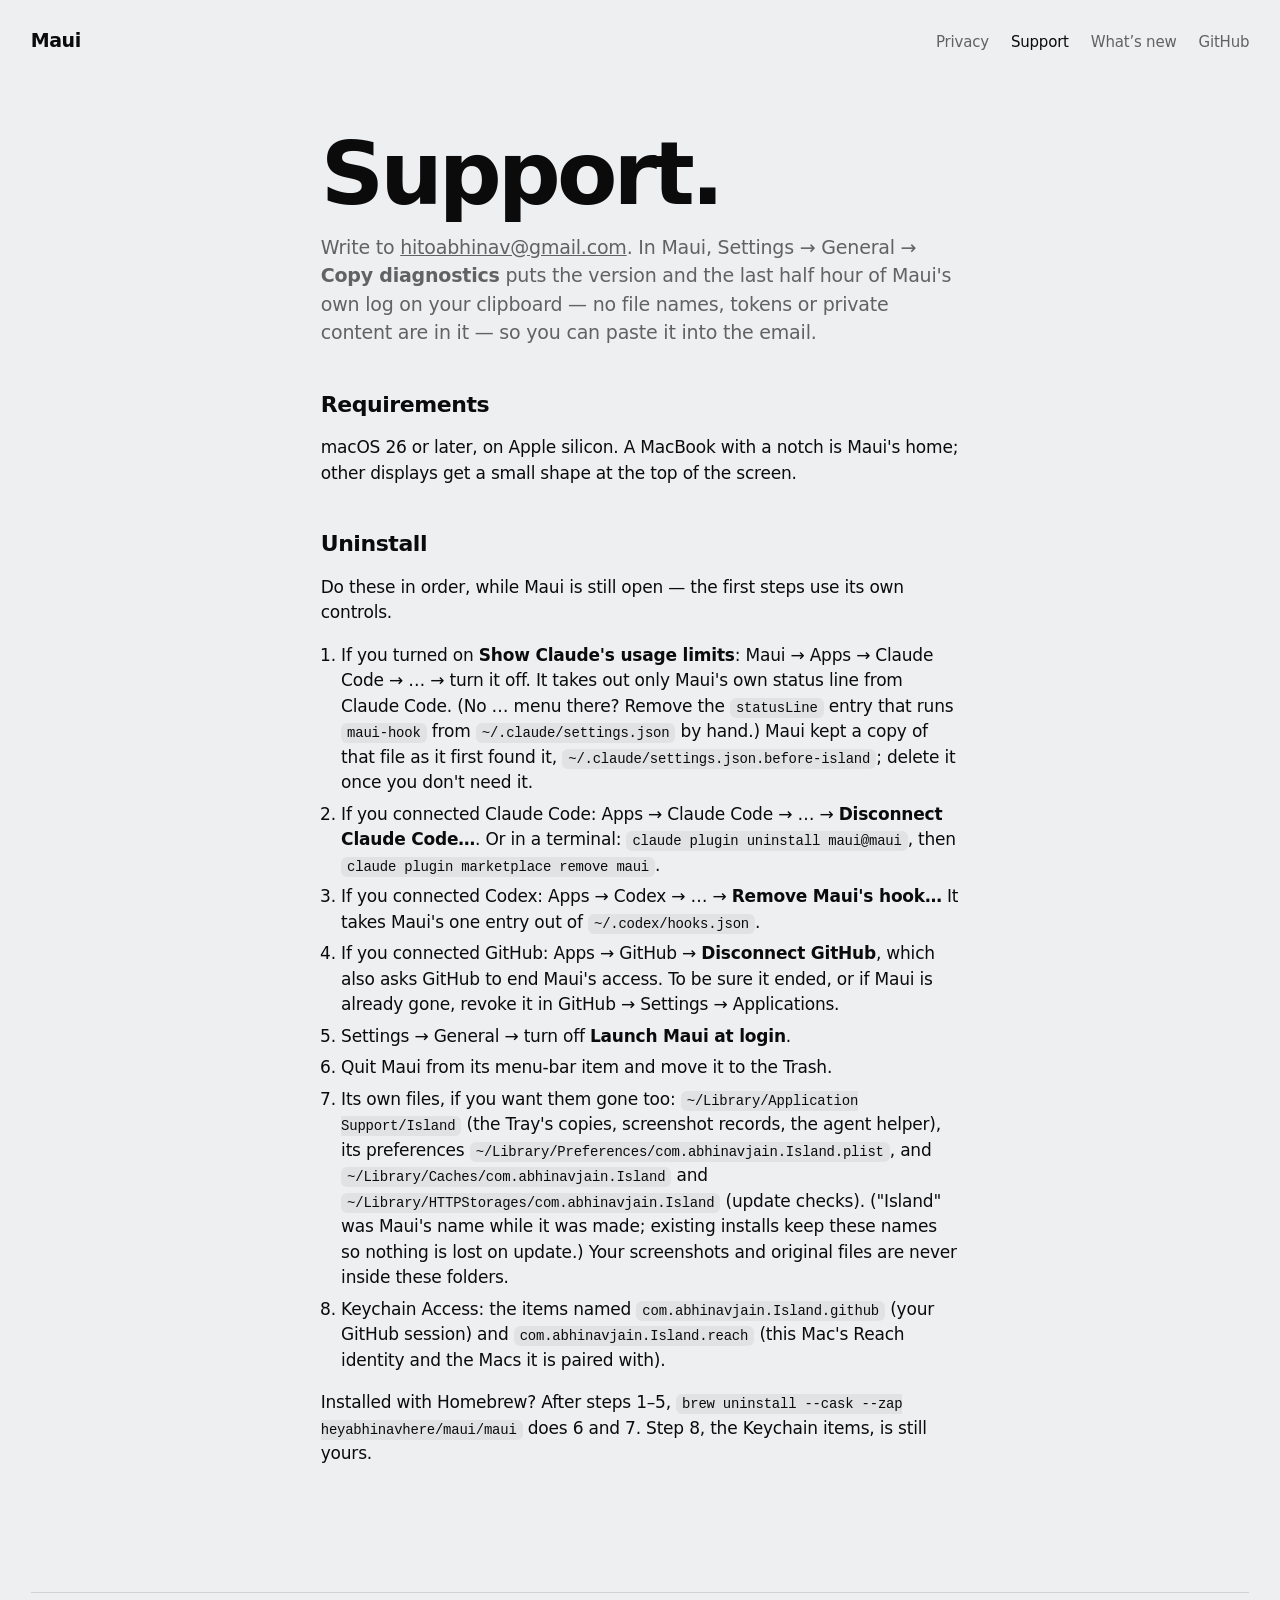
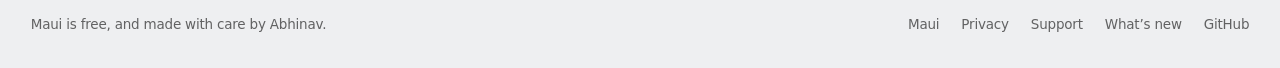
<file: docs/support.html>
<!doctype html>
<html lang="en">
<head>
<meta charset="utf-8">
<meta name="viewport" content="width=device-width, initial-scale=1">
<title>Support — Maui</title>
<meta name="description" content="Help with Maui, the app for your Mac’s notch: how to reach support, what Maui needs (macOS 26 on Apple silicon), and how to uninstall it completely.">
<link rel="canonical" href="https://heyabhinavhere.github.io/maui/support.html">
<meta name="theme-color" content="#eeeff1">
<meta name="color-scheme" content="light">
<meta property="og:type" content="website">
<meta property="og:site_name" content="Maui">
<meta property="og:url" content="https://heyabhinavhere.github.io/maui/support.html">
<meta property="og:title" content="Support — Maui">
<meta property="og:description" content="Help with Maui, the app for your Mac’s notch: how to reach support, what Maui needs (macOS 26 on Apple silicon), and how to uninstall it completely.">
<meta property="og:image" content="https://heyabhinavhere.github.io/maui/og.png">
<meta name="twitter:card" content="summary_large_image">
<link rel="icon" type="image/png" sizes="32x32" href="favicon-32.png">
<link rel="icon" type="image/png" sizes="64x64" href="favicon-64.png">
<link rel="apple-touch-icon" href="apple-touch-icon.png">
<link rel="stylesheet" href="style.css">
</head>
<body>
<header class="bar">
  <a class="mark" href="./">Maui</a>
  <nav class="links" aria-label="Site"><a href="privacy.html">Privacy</a><a href="support.html" aria-current="page">Support</a><a href="changelog.html">What’s new</a><a href="https://github.com/heyabhinavhere/maui">GitHub</a></nav>
</header>
<main class="prose">
<h1>Support.</h1>
<p class="lede">Write to <a href="mailto:hitoabhinav@gmail.com">hitoabhinav@gmail.com</a>. In Maui, Settings → General → <b>Copy diagnostics</b> puts the version and the last half hour of Maui's own log on your clipboard — no file names, tokens or private content are in it — so you can paste it into the email.</p>

<h2>Requirements</h2>
<p>macOS 26 or later, on Apple silicon. A MacBook with a notch is Maui's home; other displays get a small shape at the top of the screen.</p>

<h2>Uninstall</h2>
<p>Do these in order, while Maui is still open — the first steps use its own controls.</p>
<ol>
<li>If you turned on <b>Show Claude's usage limits</b>: Maui → Apps → Claude Code → … → turn it off. It takes out only Maui's own status line from Claude Code. (No … menu there? Remove the <code>statusLine</code> entry that runs <code>maui-hook</code> from <code>~/.claude/settings.json</code> by hand.) Maui kept a copy of that file as it first found it, <code>~/.claude/settings.json.before-island</code>; delete it once you don't need it.</li>
<li>If you connected Claude Code: Apps → Claude Code → … → <b>Disconnect Claude Code…</b>. Or in a terminal: <code>claude plugin uninstall maui@maui</code>, then <code>claude plugin marketplace remove maui</code>.</li>
<li>If you connected Codex: Apps → Codex → … → <b>Remove Maui's hook…</b> It takes Maui's one entry out of <code>~/.codex/hooks.json</code>.</li>
<li>If you connected GitHub: Apps → GitHub → <b>Disconnect GitHub</b>, which also asks GitHub to end Maui's access. To be sure it ended, or if Maui is already gone, revoke it in GitHub → Settings → Applications.</li>
<li>Settings → General → turn off <b>Launch Maui at login</b>.</li>
<li>Quit Maui from its menu-bar item and move it to the Trash.</li>
<li>Its own files, if you want them gone too: <code>~/Library/Application Support/Island</code> (the Tray's copies, screenshot records, the agent helper), its preferences <code>~/Library/Preferences/com.abhinavjain.Island.plist</code>, and <code>~/Library/Caches/com.abhinavjain.Island</code> and <code>~/Library/HTTPStorages/com.abhinavjain.Island</code> (update checks). ("Island" was Maui's name while it was made; existing installs keep these names so nothing is lost on update.) Your screenshots and original files are never inside these folders.</li>
<li>Keychain Access: the items named <code>com.abhinavjain.Island.github</code> (your GitHub session) and <code>com.abhinavjain.Island.reach</code> (this Mac's Reach identity and the Macs it is paired with).</li>
</ol>
<p>Installed with Homebrew? After steps 1–5, <code>brew uninstall --cask --zap heyabhinavhere/maui/maui</code> does 6 and 7. Step 8, the Keychain items, is still yours.</p>
</main>
<footer class="foot">
  <p>Maui is free, and made with care by Abhinav.</p>
  <nav aria-label="Footer"><a href="./">Maui</a><a href="privacy.html">Privacy</a><a href="support.html">Support</a><a href="changelog.html">What’s new</a><a href="https://github.com/heyabhinavhere/maui">GitHub</a></nav>
</footer>
</body>
</html>
</file>
<file: docs/style.css>
/* MAUI'S SITE — what every page shares: the grey ground, the type, the bar at the top, the footer, and the plain
   reading pages (privacy, support, what's new). The home page's posters add assets/home.css. */
:root {
  color-scheme: light;
  --bone: #eeeff1;
  --ink: #0b0b0c;
  --soft: rgba(11, 11, 12, .62);    /* 5.3:1 on the ground (WCAG AA) */
  --faint: rgba(11, 11, 12, .5);     /* the posters' counters and arrows */
  --line: rgba(11, 11, 12, .12);
  --chip: rgba(11, 11, 12, .055);
  --m: clamp(20px, 2.4vw, 40px);
  --sys: -apple-system, BlinkMacSystemFont, "SF Pro Text", "Helvetica Neue", system-ui, sans-serif;
  --disp: -apple-system, BlinkMacSystemFont, "SF Pro Display", "Helvetica Neue", system-ui, sans-serif;
  --mono: ui-monospace, "SF Mono", Menlo, monospace;
}
* { box-sizing: border-box; }
html { -webkit-text-size-adjust: 100%; }
body { margin: 0; background: var(--bone); color: var(--ink); font: 400 17px/1.5 var(--sys); letter-spacing: -.012em; -webkit-font-smoothing: antialiased; }
a { color: inherit; }
::selection { background: var(--ink); color: var(--bone); }
:focus-visible { outline: 2px solid var(--ink); outline-offset: 3px; border-radius: 6px; }
img, video { max-width: 100%; }
kbd { font: 500 .88em/1 var(--sys); padding: 1px 5px; border-radius: 5px; box-shadow: inset 0 0 0 1px currentColor; }
code { font: .82em var(--mono); background: var(--chip); padding: 2px 6px; border-radius: 6px; }

/* the way past the posters, for the keyboard */
.skip { position: absolute; z-index: 20; left: var(--m); top: -60px; padding: 10px 16px; border-radius: 999px; background: var(--ink); color: var(--bone); text-decoration: none; font-weight: 600; }
.skip:focus { top: var(--m); }

/* the bar: the wordmark on the left, where to go on the right */
.bar { display: flex; align-items: baseline; justify-content: space-between; gap: 24px; padding: var(--m); }
.mark { font: 650 19px/1 var(--disp); letter-spacing: -.022em; text-decoration: none; }
.links { display: flex; flex-wrap: wrap; gap: 6px 22px; font: 500 15px/1 var(--sys); }
.links a { text-decoration: none; color: var(--soft); }
.links a:hover, .links a[aria-current="page"] { color: var(--ink); }

/* the one button */
.pill { display: inline-flex; width: max-content; align-items: center; gap: 10px; padding: 12px 20px 12px 14px; border-radius: 999px; background: var(--ink); color: var(--bone); text-decoration: none; font: 600 15px/1 var(--sys); letter-spacing: -.01em; transition: transform .3s cubic-bezier(.3, 1.4, .4, 1); }
.pill:hover { transform: scale(1.03); }
/* before the first release the button's place says so, quietly, and is not a button */
.pill.soon { padding-left: 20px; background: var(--chip); color: var(--soft); cursor: default; }
.pill.soon:hover { transform: none; }
.pill svg { width: 18px; height: 18px; fill: none; stroke: currentColor; stroke-width: 2; stroke-linecap: round; stroke-linejoin: round; }

/* the reading pages */
.prose { max-width: 700px; margin: 0 auto; padding: 6vh var(--m) 12vh; }
.prose h1 { margin: 0 0 18px; font: 800 clamp(48px, 9vw, 88px)/.9 var(--disp); letter-spacing: -.045em; }
.prose h2 { margin: 44px 0 10px; font: 650 22px/1.25 var(--disp); letter-spacing: -.02em; }
.prose p, .prose li { color: var(--ink); }
.prose .lede { font-size: 19px; color: var(--soft); }
.soft { color: var(--soft); }
.prose ul, .prose ol { padding-left: 1.2em; }
.prose li { margin: 6px 0; }
.prose table { width: 100%; border-collapse: collapse; font-size: 15px; }
.prose th, .prose td { text-align: left; vertical-align: top; padding: 10px 8px 10px 0; border-top: 1px solid var(--line); }
.prose th { font-weight: 600; }
.prose code { word-break: break-word; }

/* the foot of every page */
.foot { display: flex; flex-wrap: wrap; justify-content: space-between; gap: 16px 28px; margin: 0 var(--m); padding: 22px 0 34px; border-top: 1px solid var(--line); font: 400 13.5px/1.4 var(--sys); color: var(--soft); }
.foot p { margin: 0; }
.foot nav { display: flex; flex-wrap: wrap; gap: 8px 22px; }
.foot a { text-decoration: none; }
.foot a:hover { color: var(--ink); }

@media (prefers-reduced-motion: reduce) {
  .pill { transition: none; }
}
</file>
<file: docs/assets/home.css>
/* MAUI — THE POSTERS (the home page).
   Without script, the page is a plain column: each poster's word, its caption and a still of the real app, one after
   another, then the questions. With script (html.js, set in the page's head), assets/home.js lays the same sections
   over one sticky stage: one black shape hangs from the top of the page and becomes each thing Maui does, its word
   at the bottom left and its caption at the bottom right, and a flick of the page moves exactly one poster. */

/* ---------------------------------------------------------------- the plain page */
.poster { padding: 7vh var(--m) 9vh; }
.poster + .poster { border-top: 1px solid var(--line); }
.word { margin: 0 0 22px; font: 800 clamp(64px, 13vw, 200px)/.86 var(--disp); letter-spacing: -.04em; text-wrap: balance; }
.cap { max-width: 34rem; }
.cap p { margin: 0 0 12px; }
.cap b { font-weight: 600; }
.cap .note { font-size: 13.5px; color: var(--soft); }
.cap .pill { margin: 6px 0 12px; }
.steps { display: flex; flex-wrap: wrap; gap: 4px 0; margin: 4px 0 0; padding: 0; list-style: none; font-size: 14px; color: var(--soft); }
.steps li:not(:last-child)::after { content: "→"; margin: 0 10px; color: var(--faint); }
.still { margin: 28px 0 0; max-width: 900px; }
.still img { display: block; width: 100%; height: auto; border: 12px solid #000; border-top: 0; border-radius: 0 0 34px 34px; background: #000; }
.end { display: flex; flex-direction: column; align-items: flex-start; gap: 12px; }
.end .meta { margin: 0; font-size: 13.5px; color: var(--soft); }
.brew-link { font-size: 14px; color: var(--soft); text-underline-offset: 4px; }
.brew-link:hover { color: var(--ink); }
.sr-only { position: absolute; width: 1px; height: 1px; margin: -1px; padding: 0; overflow: hidden; clip: rect(0 0 0 0); white-space: nowrap; border: 0; }

/* ---------------------------------------------------------------- the questions, and the foot */
.facts { padding: 14vh var(--m) 10vh; scroll-snap-align: start; }
.facts-title { margin: 0 0 7vh; font: 800 clamp(56px, 9vw, 140px)/.86 var(--disp); letter-spacing: -.045em; }
.qa { display: grid; grid-template-columns: repeat(2, minmax(0, 1fr)); gap: 44px 7vw; max-width: 1240px; }
.qa > div { min-width: 0; }
.qa h3 { margin: 0 0 8px; font: 650 19px/1.3 var(--disp); letter-spacing: -.018em; }
.qa p { margin: 0; color: rgba(11, 11, 12, .74); }
.qa a { text-underline-offset: 3px; }
.qa .sha { display: block; margin-top: 6px; font-size: 12px; word-break: break-all; }
.cmd { position: relative; margin: 14px 0 0; padding: 14px 52px 14px 16px; border-radius: 12px; background: var(--chip); font: 13px/1.7 var(--mono); white-space: pre-wrap; word-break: break-word; }
.cmd code { background: none; padding: 0; font-size: inherit; }
.copy { position: absolute; right: 8px; top: 8px; display: grid; place-items: center; width: 32px; height: 32px; border: 0; border-radius: 8px; background: none; color: var(--soft); cursor: pointer; }
.copy:hover { background: rgba(11, 11, 12, .07); color: var(--ink); }
.copy svg { width: 16px; height: 16px; fill: none; stroke: currentColor; stroke-width: 1.8; stroke-linecap: round; stroke-linejoin: round; }
.copy.done { color: #1a7f37; }

/* ---------------------------------------------------------------- the posters */
/* one poster per gesture: a flick stops at the next poster, however hard */
html.js { overflow-x: clip; }
/* Snapping waits for the posters' own snap points (home.js start()): before them the Questions were the only one, and
   the page opened snapped to them, past the whole story (seen 2026-10-30, measured at 11700 px on a 900 px window). */
html.js.snaps { scroll-snap-type: y mandatory; }
/* the bar rides the story and leaves with it: it shares the story's grid cell (so it takes no room and its sticky
   travel ends where the story does), a screen tall, letting presses through to what is under it */
.js .show { display: grid; }
.js .show > .bar, .js .show > #story { grid-area: 1 / 1; }
.js .bar { position: sticky; top: 0; z-index: 10; display: block; align-self: start; height: var(--vh, 100svh); padding: 0; pointer-events: none; }
.js .bar > * { pointer-events: auto; }
.js .mark { position: absolute; left: var(--m); top: var(--m); }
.js .top-dl, .js .links { position: absolute; right: var(--m); top: calc(var(--m) + 3px); transition: opacity .3s ease; }
.top-dl { font: 500 15px/1 var(--sys); text-decoration: underline; text-decoration-thickness: 1px; text-underline-offset: 5px; }
.top-dl:hover { text-decoration-thickness: 2px; }
.js .bar > .links { opacity: 0; pointer-events: none; }
.js[data-last] .bar > .top-dl { opacity: 0; pointer-events: none; }
.js[data-last] .bar > .links { opacity: 1; pointer-events: auto; transition-delay: .5s; }
.js .links a { color: var(--soft); }
html:not(.js) .top-dl { display: none; }

.js #story { position: relative; }
.js .stage { position: sticky; top: 0; height: var(--vh, 100svh); overflow: hidden; }
.js .slot { position: absolute; left: 0; right: 0; height: var(--vh, 100svh); scroll-snap-align: start; scroll-snap-stop: always; pointer-events: none; }
.js .poster { position: absolute; inset: 0; z-index: 3; padding: 0; border: 0; pointer-events: none; }
.js .poster .still, .js .poster .steps { display: none; }
/* what can be pressed belongs only to the poster on show */
.js .poster a, .js .poster button { visibility: hidden; transition: visibility 0s .45s; }
.js .poster.on a, .js .poster.on button { visibility: visible; transition: none; pointer-events: auto; }

/* the word, set letter by letter; every word's baseline sits on one line, so the deepest tail rests on the margin */
.js .word { position: absolute; left: var(--m); bottom: 0; margin: 0; font: 800 var(--fs, 200px)/.82 var(--disp); letter-spacing: -.04em; white-space: nowrap; }
.js .word .letters { display: block; overflow: hidden; padding: .08em .1em .3em 0; }
.js .word b { display: inline-block; font-weight: inherit; transform: translateY(115%); opacity: 0; transition: transform .8s cubic-bezier(.2, .9, .2, 1), opacity .2s ease; }
.js .poster.on .word b { transform: none; opacity: 1; transition-delay: calc(.2s + var(--i) * 26ms); }
.js .poster.gone .word b { transform: translateY(-125%); opacity: 0; transition: transform .45s cubic-bezier(.55, 0, .8, .3), opacity .22s ease .1s; transition-delay: calc(var(--i) * 14ms); }

/* the caption, on the same baseline as the word, and the step its recording is on */
.js .cap { position: absolute; right: var(--m); bottom: calc(var(--base) - .4em); width: min(320px, 26vw); max-width: none; opacity: 0; transform: translateY(8px); transition: opacity .35s ease, transform .5s cubic-bezier(.2, .9, .2, 1); text-wrap: pretty; }
.js .poster.on .cap { opacity: 1; transform: none; transition-delay: .42s; }
.js .cap p:last-child { margin-bottom: 0; }
.js .cap .pill { display: flex; margin: 18px 0 0; }
.js .cap .note { margin: 12px 0 0; font-size: 13px; }
.eye { display: flex; align-items: center; gap: 10px; min-height: 16px; margin-bottom: 14px; font: 600 11.5px/1.2 var(--sys); letter-spacing: .12em; font-variant-numeric: tabular-nums; }
.eye .no { color: var(--faint); flex: none; }
.eye .step { font: 500 12.5px/1.2 var(--sys); letter-spacing: -.005em; color: rgba(11, 11, 12, .72); transition: opacity .25s ease, transform .35s cubic-bezier(.2, .9, .2, 1); }
.eye .step.swap { opacity: 0; transform: translateY(3px); transition: none; }
/* pause and play the recording (WCAG 2.2.2): a quiet mark in place of the dash before the step */
.pp { display: grid; place-items: center; width: 22px; height: 22px; margin: -4px -2px; padding: 0; border: 0; border-radius: 6px; background: none; color: var(--faint); cursor: pointer; }
.pp:hover { color: var(--ink); background: rgba(11, 11, 12, .06); }
.pp svg { width: 10px; height: 10px; fill: currentColor; }

/* the shape */
.sw { position: absolute; z-index: 2; top: 0; left: 50%; width: 0; height: 0; transform-origin: 0 0; }
.sw > svg { position: absolute; left: 0; top: 0; width: 1px; height: 1px; overflow: visible; }
.sw > .host { position: absolute; left: 0; top: 0; width: 0; height: 0; }
.sw .hit { position: absolute; top: 0; }
.layer { position: absolute; top: 0; display: none; }
.layer.vis { display: block; }
.layer .in { position: absolute; inset: 0; }
.layer .scr { position: absolute; top: 0; overflow: hidden; background: #000; }
.layer .scr video { position: absolute; left: var(--vx, 0); top: 0; width: var(--vw, 100%); height: 100%; display: block; }
/* a screen wakes from dark to its own light; screen to screen, the new recording dissolves in over the old */
.layer .in { opacity: 0; filter: brightness(.25); transition: opacity 160ms ease, filter 160ms ease; }
.layer.on .in { opacity: 1; filter: none; transition: opacity 260ms ease 60ms, filter 700ms cubic-bezier(.2, .7, .2, 1) 60ms; }
.layer.xfade .in { filter: none; opacity: 0; transition: none; }
.layer.xfade.on .in { opacity: 1; transition: opacity 340ms cubic-bezier(.3, 0, .2, 1); }

/* the end: the head comes down off the top of the page and the app's silver tile forms round it, lit like a product
   on a table; under it everything gathers on the notch's own axis — the one thing to do, what it needs, Homebrew */
.icon { position: absolute; left: 50%; top: 0; z-index: 1; width: var(--is, 280px); height: var(--is, 280px); margin-left: calc(var(--is, 280px) / -2); transform-origin: 50% 0; opacity: 0; pointer-events: none; }
.icon::before { content: ""; position: absolute; inset: -55% -70% -75%; z-index: -1; background:
  radial-gradient(closest-side, rgba(255,255,255,.7), rgba(255,255,255,.52) 22%, rgba(255,255,255,.3) 45%, rgba(255,255,255,.12) 68%, rgba(255,255,255,.03) 86%, rgba(255,255,255,0));
  -webkit-mask: url("data:image/svg+xml,%3Csvg xmlns='http://www.w3.org/2000/svg' width='160' height='160'%3E%3Cfilter id='n'%3E%3CfeTurbulence type='fractalNoise' baseFrequency='.9' numOctaves='2' stitchTiles='stitch'/%3E%3CfeColorMatrix values='0 0 0 0 1 0 0 0 0 1 0 0 0 0 1 0 0 0 .5 0'/%3E%3C/filter%3E%3Crect width='160' height='160' filter='url(%23n)'/%3E%3C/svg%3E"), linear-gradient(#000, #000); }
.icon img { position: relative; width: 100%; height: 100%; display: block; filter: drop-shadow(0 30px 34px rgba(24, 26, 34, .18)) drop-shadow(0 6px 10px rgba(24, 26, 34, .1)); }
.js[data-homecoming] .icon { pointer-events: auto; cursor: pointer; }
.js .poster[data-kind="icon"] .word { left: 50%; transform: translateX(-50%); }
.js .poster[data-kind="icon"].on .word b { transition-delay: calc(.85s + var(--i) * 30ms); }
.js .end { position: absolute; left: 50%; top: var(--et, 60vh); transform: translateX(-50%); align-items: center; gap: 14px; text-align: center; }
.js .end > * { opacity: 0; transform: translateY(10px); transition: opacity .3s ease, transform .5s cubic-bezier(.2, .9, .2, 1); }
.js .poster.on .end > * { opacity: 1; transform: none; }
.js .poster.on .end > :nth-child(1) { transition-delay: 1.15s; }
.js .poster.on .end > :nth-child(2) { transition-delay: 1.3s; }
.js .poster.on .end > :nth-child(3) { transition-delay: 1.42s; }
.js .poster.on .end > .pill:hover { transform: scale(1.03); transition: transform .3s cubic-bezier(.3, 1.4, .4, 1); }
.js .end .pill { padding: 14px 26px 14px 20px; font-size: 16px; }
.js .end .pill.soon { padding-left: 26px; }
.js .poster.on .end > .pill.soon:hover { transform: none; }

@media (max-width: 760px) {
  .qa { grid-template-columns: minmax(0, 1fr); gap: 34px; }
  .js .links { gap: 13px; font-size: 12.5px; top: calc(var(--m) + 5px); }
  .js[data-kind="screen"] .mark, .js[data-kind="screen"] .top-dl { opacity: 0; pointer-events: none; }
  .js .cap { left: var(--m); right: var(--m); width: auto; bottom: calc(var(--base) + var(--wh, 90px) + 18px); font-size: 16.5px; }
  .eye { margin-bottom: 10px; }
}
@media (prefers-reduced-motion: reduce) {
  .js .word b, .js .poster.on .word b, .js .poster.gone .word b, .js .cap, .js .poster.on .cap, .eye .step, .js .end > *, .layer .in { transition: none !important; }
}
</file>
